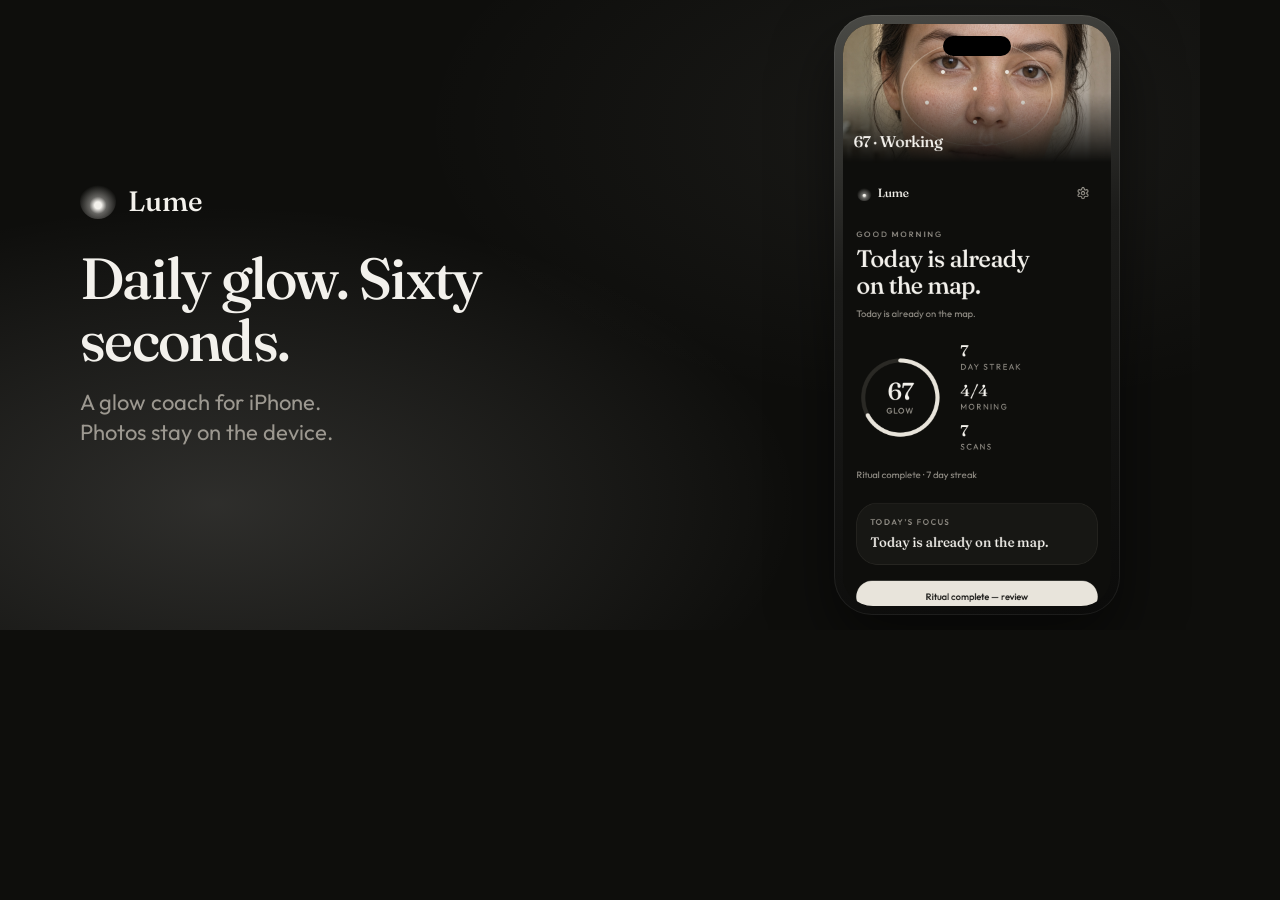
<file: docs/og-card.html>
<!DOCTYPE html>
<html lang="en">
<head>
  <meta charset="utf-8" />
  <meta name="robots" content="noindex" />
  <title>Lume OG</title>
  <link rel="preconnect" href="https://fonts.googleapis.com" />
  <link rel="preconnect" href="https://fonts.gstatic.com" crossorigin />
  <link href="https://fonts.googleapis.com/css2?family=Fraunces:opsz,wght@9..144,500&family=Outfit:wght@500&display=swap" rel="stylesheet" />
  <style>
    html, body { margin: 0; width: 1200px; height: 630px; overflow: hidden; background: #0e0e0c; }
    .card {
      width: 1200px; height: 630px; display: flex; align-items: center; justify-content: space-between;
      padding: 72px 80px; box-sizing: border-box;
      background:
        radial-gradient(ellipse at 18% 80%, rgba(243,241,236,.14), transparent 42%),
        radial-gradient(ellipse at 80% 20%, rgba(232,228,219,.06), transparent 40%),
        #0e0e0c;
      color: #f3f1ec; font-family: Outfit, ui-sans-serif, system-ui, sans-serif;
    }
    .mark { width: 36px; height: 36px; border-radius: 50%;
      background: radial-gradient(circle at 50% 62%, #f3f1ec 0 12%, rgba(243,241,236,.38) 30%, transparent 70%); }
    .brand { display: flex; align-items: center; gap: 12px; font-family: Fraunces, Georgia, serif; font-size: 28px; font-weight: 500; }
    h1 { font-family: Fraunces, Georgia, serif; font-weight: 500; font-size: 58px; line-height: 1.08; letter-spacing: -.03em; margin: 28px 0 16px; max-width: 11ch; }
    p { margin: 0; color: #9c9890; font-size: 22px; max-width: 22ch; line-height: 1.35; }
    .copy { max-width: 560px; }
    .phone {
      width: 268px; padding: 9px; border-radius: 38px;
      background: linear-gradient(165deg, #4a4a46, #1c1c1a 40%, #0b0b0a);
      box-shadow: 0 0 0 1px rgba(255,255,255,.07) inset, 0 28px 60px rgba(0,0,0,.5);
    }
    .glass { overflow: hidden; border-radius: 30px; aspect-ratio: 402/874; background: #0e0e0c; position: relative; }
    .glass img { width: 100%; height: 100%; object-fit: cover; object-position: top; display: block; }
    .island { position: absolute; top: 12px; left: 50%; transform: translateX(-50%); width: 68px; height: 20px; background: #000; border-radius: 12px; }
  </style>
</head>
<body>
  <div class="card">
    <div class="copy">
      <div class="brand"><span class="mark"></span> Lume</div>
      <h1>Daily glow. Sixty seconds.</h1>
      <p>A glow coach for iPhone. Photos stay on the device.</p>
    </div>
    <div class="phone">
      <div class="glass">
        <img src="phones/today.png" alt="" />
        <span class="island"></span>
      </div>
    </div>
  </div>
</body>
</html>
</file>
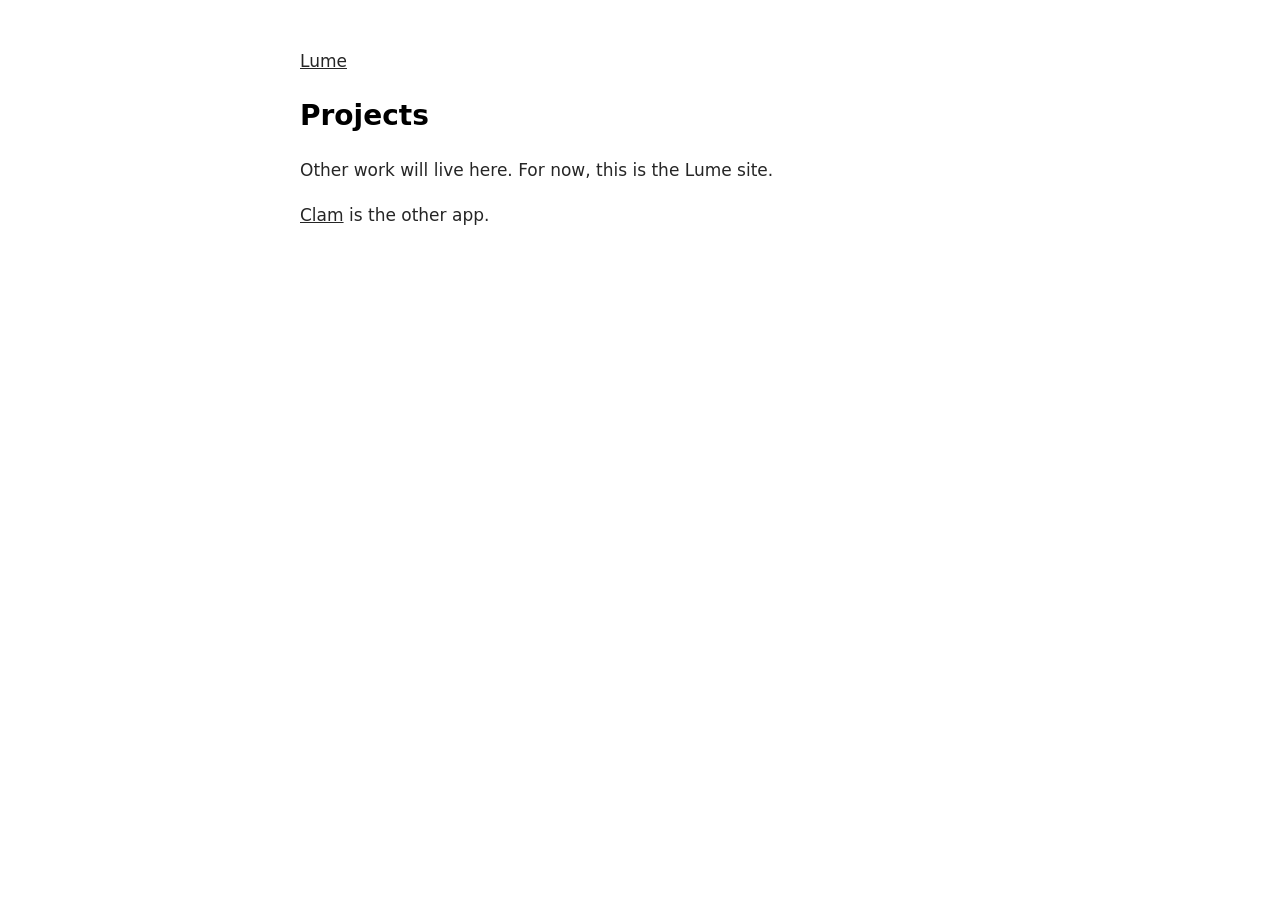
<file: docs/projects.html>
<!DOCTYPE html>
<html lang="en">
<head>
<meta charset="utf-8">
<meta name="viewport" content="width=device-width, initial-scale=1">
<title>Lume – Projects</title>
<style>
  :root { color-scheme: light dark; }
  body { font: 17px/1.6 -apple-system, system-ui, sans-serif; max-width: 680px; margin: 48px auto; padding: 0 20px; }
  h1 { font-size: 28px; }
  small, p { opacity: .85; }
  a { color: inherit; }
</style>
</head>
<body>
<p><a href="/">Lume</a></p>
<h1>Projects</h1>
<p>Other work will live here. For now, this is the Lume site.</p>
<p><a href="https://getclam.app">Clam</a> is the other app.</p>
</body>
</html>
</file>
